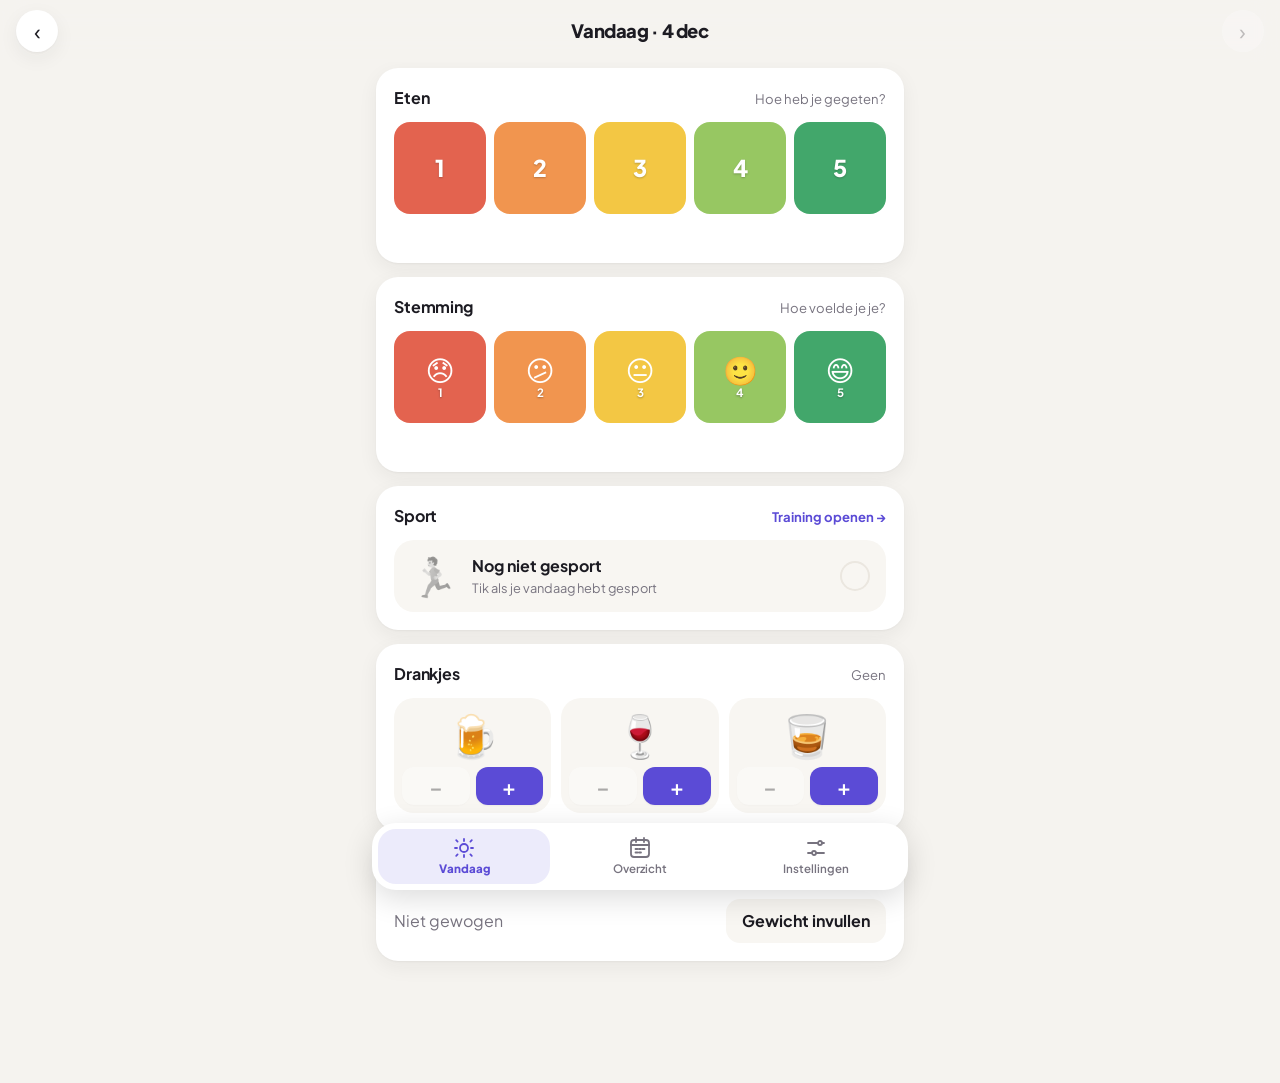
<file: index.html>
<!doctype html>
<html lang="nl">
<head>
  <meta charset="utf-8">
  <meta name="viewport" content="width=device-width, initial-scale=1, viewport-fit=cover">
  <meta name="theme-color" content="#14181f">
  <meta name="description" content="Daily tracker: food, mood, drinks and weight, shared with your partner.">
  <title>Dagtracker</title>
  <link rel="manifest" href="manifest.webmanifest">
  <link rel="icon" href="icons/icon-192.png" type="image/png">
  <link rel="apple-touch-icon" href="icons/icon-192.png">
  <link rel="preconnect" href="https://fonts.googleapis.com">
  <link rel="preconnect" href="https://fonts.gstatic.com" crossorigin>
  <link rel="stylesheet" href="https://fonts.googleapis.com/css2?family=Plus+Jakarta+Sans:wght@400;500;600;700;800&display=swap">
  <link rel="stylesheet" href="styles.css">
</head>
<body>
  <header class="topbar">
    <button class="nav-btn" id="prev" aria-label="Vorige">‹</button>
    <div class="date-block">
      <div class="date-main" id="title">Today</div>
      <button class="date-sub" id="backBtn" hidden>Back to today</button>
    </div>
    <button class="nav-btn" id="next" aria-label="Volgende">›</button>
  </header>

  <main>
    <!-- DAY -->
    <section class="view" id="view-day">
      <div class="card">
        <div class="card-head"><h2 data-t>Food</h2><span class="muted" id="foodHint"></span></div>
        <div class="food-row" id="foodRow"></div>
        <p class="anchor" id="foodAnchor"></p>
      </div>

      <div class="card">
        <div class="card-head"><h2 data-t>Mood</h2><span class="muted" id="moodHint"></span></div>
        <div class="food-row" id="moodRow"></div>
        <p class="anchor" id="moodAnchor"></p>
      </div>

      <div class="card">
        <div class="card-head"><h2 data-t>Sport</h2><span class="muted" id="sportHint"></span></div>
        <div id="sportRow"></div>
      </div>

      <div class="card">
        <div class="card-head"><h2 data-t>Drinks</h2><span class="muted" id="drinkSummary"></span></div>
        <div class="counters" id="counters"></div>
      </div>

      <div class="card">
        <div class="card-head"><h2 data-t>Weight</h2></div>
        <div class="weight-line"><div id="weightValue"></div><button class="btn" id="weightBtn">Add weight</button></div>
      </div>

      <div class="card partner-card" id="partnerToday" hidden></div>
    </section>

    <!-- OVERVIEW -->
    <section class="view" id="view-overview" hidden>
      <div class="seg" id="periodSeg">
        <button data-v="week" data-t>Week</button><button data-v="month" data-t>Month</button><button data-v="year" data-t>Year</button>
      </div>
      <div class="seg who" id="whoSeg" hidden>
        <button data-v="me" data-t>Me</button><button data-v="both" data-t>Both</button><button data-v="partner" data-t>Partner</button>
      </div>
      <div id="overview"></div>
    </section>

    <!-- SETTINGS -->
    <section class="view" id="view-settings" hidden>
      <div class="card" id="reminderCard"></div>

      <div class="card" id="shareCard"></div>

      <div class="card">
        <h2>Taal / Language</h2>
        <div class="seg" id="langSeg"><button data-v="nl">Nederlands</button><button data-v="en">English</button></div>
      </div>

      <div class="card">
        <h2 data-t>Your data</h2>
        <p class="muted small" id="storageInfo"></p>
        <button class="btn wide" id="exportJson" data-t>Download backup (JSON)</button>
        <button class="btn wide" id="exportCsv" data-t>Download spreadsheet (CSV)</button>
        <label class="btn wide file-btn"><span data-t>Restore from backup</span><input type="file" id="importFile" accept="application/json,.json" hidden></label>
        <button class="btn danger wide" id="deleteAll" data-t>Delete all data</button>
      </div>

      <div class="card">
        <h2 data-t>Food score guide</h2>
        <ol class="guide" id="foodGuide"></ol>
      </div>
      <p class="muted small center" id="versionInfo"></p>
    </section>
  </main>

  <nav class="tabbar">
    <button data-view="day" class="active"><span class="ti"><svg viewBox="0 0 24 24" aria-hidden="true"><path d="M12 3v2M12 19v2M4.2 4.2l1.4 1.4M18.4 18.4l1.4 1.4M3 12h2M19 12h2M4.2 19.8l1.4-1.4M18.4 5.6l1.4-1.4"/><circle cx="12" cy="12" r="4"/></svg></span><span data-t>Today</span></button>
    <button data-view="overview"><span class="ti"><svg viewBox="0 0 24 24" aria-hidden="true"><rect x="3" y="4" width="18" height="17" rx="3"/><path d="M3 9h18M8 2v4M16 2v4"/><path d="M7.5 13h2M11 13h2M14.5 13h2M7.5 16.5h2M11 16.5h2"/></svg></span><span data-t>Overview</span></button>
    <button data-view="settings"><span class="ti"><svg viewBox="0 0 24 24" aria-hidden="true"><path d="M4 7h10M18 7h2M4 17h4M12 17h8"/><circle cx="16" cy="7" r="2"/><circle cx="10" cy="17" r="2"/></svg></span><span data-t>Settings</span></button>
  </nav>

  <div class="sheet-backdrop" id="sheetBackdrop" hidden>
    <div class="sheet" role="dialog" aria-modal="true" id="sheet"></div>
  </div>
  <div class="toast" id="toast" hidden></div>

  <script src="i18n.js"></script>
  <script src="app.js"></script>
</body>
</html>
</file>
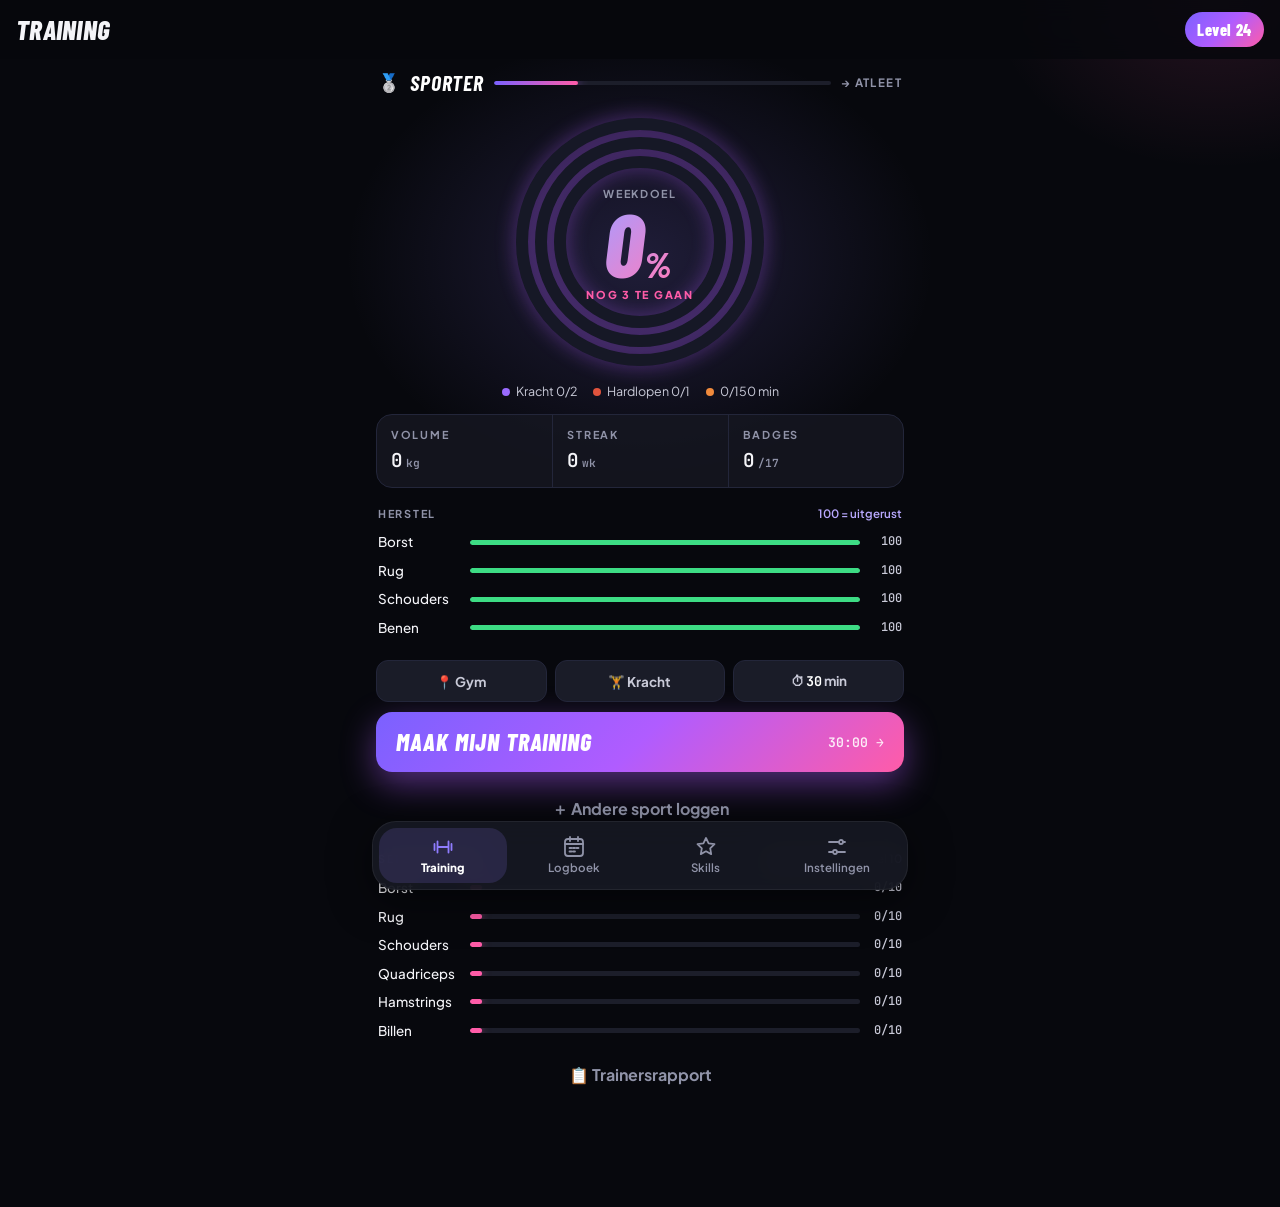
<file: sport/index.html>
<!doctype html>
<html lang="nl">
<head>
  <meta charset="utf-8">
  <meta name="viewport" content="width=device-width, initial-scale=1, viewport-fit=cover">
  <meta name="theme-color" content="#07080d">
  <meta name="description" content="Workouts for the time you have: gym, bodyweight or running, with skills that level up.">
  <title>Training</title>
  <link rel="manifest" href="manifest.webmanifest">
  <link rel="icon" href="icons/icon-192.png" type="image/png">
  <link rel="apple-touch-icon" href="icons/icon-192.png">
  <link rel="preconnect" href="https://fonts.googleapis.com">
  <link rel="preconnect" href="https://fonts.gstatic.com" crossorigin>
  <link rel="stylesheet" href="https://fonts.googleapis.com/css2?family=Barlow+Condensed:ital,wght@0,600;0,700;0,800;1,700;1,800&family=JetBrains+Mono:wght@500;600;700&family=Plus+Jakarta+Sans:wght@400;500;600;700;800&display=swap">
  <link rel="stylesheet" href="styles.css">
</head>
<body>
  <header class="topbar">
    <div class="date-main" id="title">Training</div>
    <button class="lvl-chip" id="lvlChip">Level 1</button>
  </header>

  <main>
    <section class="view" id="view-train"></section>
    <section class="view" id="view-workout" hidden></section>
    <section class="view" id="view-log" hidden></section>
    <section class="view" id="view-skills" hidden></section>
    <section class="view" id="view-settings" hidden></section>
  </main>

  <nav class="tabbar">
    <button data-view="train" class="active"><span class="ti"><svg viewBox="0 0 24 24" aria-hidden="true"><path d="M6.5 6.5v11M17.5 6.5v11M3.5 9v6M20.5 9v6M6.5 12h11"/></svg></span><span data-t>Training</span></button>
    <button data-view="log"><span class="ti"><svg viewBox="0 0 24 24" aria-hidden="true"><rect x="3" y="4" width="18" height="17" rx="3"/><path d="M3 9h18M8 2v4M16 2v4"/><path d="M7.5 13h2M11 13h2M14.5 13h2M7.5 16.5h2M11 16.5h2"/></svg></span><span data-t>Log</span></button>
    <button data-view="skills"><span class="ti"><svg viewBox="0 0 24 24" aria-hidden="true"><path d="M12 3l2.6 5.4 5.9.8-4.3 4.1 1 5.8L12 16.3 6.8 19.1l1-5.8L3.5 9.2l5.9-.8z"/></svg></span><span data-t>Skills</span></button>
    <button data-view="settings"><span class="ti"><svg viewBox="0 0 24 24" aria-hidden="true"><path d="M4 7h10M18 7h2M4 17h4M12 17h8"/><circle cx="16" cy="7" r="2"/><circle cx="10" cy="17" r="2"/></svg></span><span data-t>Settings</span></button>
  </nav>

  <div class="sheet-backdrop" id="sheetBackdrop" hidden>
    <div class="sheet" role="dialog" aria-modal="true" id="sheet"></div>
  </div>
  <div class="toast" id="toast" hidden></div>

  <script src="i18n.js"></script>
  <script src="exercises.js"></script>
  <script src="engine.js"></script>
  <script src="app.js"></script>
</body>
</html>
</file>
<file: styles.css>
/* Dagtracker — calm, warm neutrals with one indigo accent. Score colours stay red → green. */
:root {
  --bg: #f5f3ef;
  --card: #ffffff;
  --card-2: #f8f6f2;
  --text: #1c1b22;
  --muted: #77737f;
  --line: #ebe7e0;
  --accent: #5b4bd6;
  --accent-soft: #ecebfb;
  --accent-text: #ffffff;
  --danger: #c4362d;
  --s1: #e0533d; /* red */
  --s2: #f08a3c; /* orange */
  --s3: #f2c230; /* yellow */
  --s4: #8cc152; /* light green */
  --s5: #2e9e5b; /* dark green */
  --empty: #ece9e3;
  --shadow: 0 1px 2px rgba(28, 27, 34, .04), 0 6px 20px rgba(28, 27, 34, .06);
  --radius: 22px;
  color-scheme: light;
}
@media (prefers-color-scheme: dark) {
  :root {
    --bg: #121117;
    --card: #1c1b23;
    --card-2: #24232c;
    --text: #eeedf2;
    --muted: #9b98a6;
    --line: #2d2b36;
    --accent: #8f83ff;
    --accent-soft: #2b2846;
    --accent-text: #121117;
    --danger: #ff6f61;
    --empty: #2a2932;
    --shadow: 0 1px 2px rgba(0, 0, 0, .3), 0 8px 24px rgba(0, 0, 0, .25);
    color-scheme: dark;
  }
}

* { box-sizing: border-box; }
[hidden] { display: none !important; }
html, body { margin: 0; }
body {
  font: 16px/1.45 "Plus Jakarta Sans", system-ui, -apple-system, "Segoe UI", Roboto, sans-serif;
  background: var(--bg);
  color: var(--text);
  padding-bottom: calc(92px + env(safe-area-inset-bottom));
  -webkit-tap-highlight-color: transparent;
  -webkit-font-smoothing: antialiased;
}
button, input, select { font: inherit; color: inherit; }
button { -webkit-user-select: none; user-select: none; }
h2 { font-size: 1rem; font-weight: 700; margin: 0 0 .8rem; letter-spacing: -.01em; }
.muted { color: var(--muted); }
.small { font-size: .82rem; }
.center { text-align: center; }

/* Top bar */
.topbar {
  position: sticky; top: 0; z-index: 5;
  display: flex; align-items: center; justify-content: space-between;
  padding: calc(10px + env(safe-area-inset-top)) 16px 10px;
  background: color-mix(in srgb, var(--bg) 88%, transparent);
  -webkit-backdrop-filter: blur(12px); backdrop-filter: blur(12px);
}
.date-block { text-align: center; min-width: 0; }
.date-main { font-weight: 800; font-size: 1.15rem; letter-spacing: -.02em; }
.date-sub {
  background: var(--accent-soft); color: var(--accent); border: 0; border-radius: 999px;
  font-size: .75rem; font-weight: 600; padding: 3px 10px; margin-top: 4px; cursor: pointer;
}
.nav-btn {
  width: 42px; height: 42px; border-radius: 50%; border: 0;
  background: var(--card); box-shadow: var(--shadow); font-size: 1.4rem; line-height: 1; cursor: pointer;
}
.nav-btn:disabled { opacity: .25; box-shadow: none; }

main { max-width: 560px; margin: 0 auto; padding: 6px 16px 16px; }
.card {
  background: var(--card); border-radius: var(--radius); padding: 18px;
  margin-bottom: 14px; box-shadow: var(--shadow);
}
.card-head { display: flex; justify-content: space-between; align-items: baseline; gap: 8px; }
.card-head h2 { margin-bottom: .8rem; }
.card-head .muted { font-size: .82rem; }

/* Score tiles (food + mood) */
.food-row { display: grid; grid-template-columns: repeat(5, 1fr); gap: 8px; }
.food-tile {
  aspect-ratio: 1; border-radius: 16px; border: 0;
  font-size: 1.45rem; font-weight: 800; color: #fff; cursor: pointer;
  opacity: .28; filter: saturate(.7);
  transition: opacity .15s, transform .15s, box-shadow .15s, filter .15s;
  text-shadow: 0 1px 2px rgba(0,0,0,.25);
}
.food-tile:active { transform: scale(.94); }
.food-row.unset .food-tile { opacity: .9; filter: none; }
.food-tile.sel {
  opacity: 1; filter: none; transform: scale(1.05);
  box-shadow: 0 0 0 3px var(--card), 0 0 0 5px var(--text), 0 6px 14px rgba(0,0,0,.15);
}
.anchor { margin: .8rem 0 0; font-size: .88rem; color: var(--muted); min-height: 1.3em; }
.mood-face { display: flex; flex-direction: column; align-items: center; line-height: 1.05; font-size: 1.75rem; text-shadow: none; }
.mood-face small { font-size: .72rem; color: #fff; font-weight: 700; text-shadow: 0 1px 2px rgba(0,0,0,.35); margin-top: 2px; }

/* Drinks: three icon tiles with − / + inside */
.counters { display: grid; grid-template-columns: repeat(3, 1fr); gap: 10px; }
.drink-tile {
  position: relative; background: var(--card-2); border-radius: 20px; overflow: hidden;
  display: flex; flex-direction: column; transition: background .15s, box-shadow .15s;
}
.drink-tile.on { background: var(--accent-soft); box-shadow: inset 0 0 0 2px var(--accent); }
.dt-icon {
  position: relative; border: 0; background: none; cursor: pointer; padding: 16px 0 6px;
  display: flex; align-items: center; justify-content: center;
}
.dt-icon:active .dt-emoji { transform: scale(.9); }
.dt-emoji { font-size: 2.6rem; line-height: 1; transition: transform .12s; }
.dt-count {
  position: absolute; top: 8px; right: 8px; min-width: 26px; height: 26px; padding: 0 7px; border-radius: 13px;
  background: var(--accent); color: var(--accent-text); font-size: .9rem; font-weight: 800;
  display: flex; align-items: center; justify-content: center;
}
.dt-ctrl { display: grid; grid-template-columns: 1fr 1fr; gap: 6px; padding: 6px 8px 8px; }
.dt-btn {
  height: 38px; border: 0; border-radius: 12px; background: var(--card); font-size: 1.35rem; font-weight: 600;
  line-height: 1; cursor: pointer; box-shadow: 0 1px 2px rgba(0,0,0,.05);
}
.dt-btn.plus { background: var(--accent); color: var(--accent-text); }
.dt-btn:disabled { opacity: .35; }
.dt-btn:active:not(:disabled) { transform: scale(.94); }

/* Sport: one yes/no tile */
.sport-tile {
  width: 100%; display: flex; align-items: center; gap: 14px; padding: 14px 16px; border: 0; border-radius: 20px;
  background: var(--card-2); color: var(--text); font: inherit; text-align: left; cursor: pointer;
  transition: background .15s, box-shadow .15s;
}
.sport-tile.on { background: var(--accent-soft); box-shadow: inset 0 0 0 2px var(--accent); }
.sport-tile:active { transform: scale(.98); }
.st-emoji { font-size: 2.4rem; line-height: 1; filter: grayscale(1); opacity: .55; transition: filter .15s, opacity .15s; }
.sport-tile.on .st-emoji { filter: none; opacity: 1; }
.st-text { flex: 1; display: flex; flex-direction: column; gap: 2px; }
.st-text small { color: var(--muted); font-size: .8rem; }
.st-check {
  width: 30px; height: 30px; border-radius: 50%; box-shadow: inset 0 0 0 2px var(--line);
  display: flex; align-items: center; justify-content: center; font-weight: 800;
}
.sport-tile.on .st-check { background: var(--accent); color: var(--accent-text); box-shadow: none; }
.wt { position: relative; }
.wsp { position: absolute; top: -6px; right: -6px; font-size: .8rem; line-height: 1; text-shadow: none; }
.cal-s { position: absolute; top: 3px; right: 4px; font-size: .7rem; line-height: 1; text-shadow: none; }
.mini-tile.sport.on { background: var(--accent-soft); }

/* Weight */
.weight-line { display: flex; align-items: center; justify-content: space-between; gap: 10px; }
.weight-line .btn { margin-top: 0; padding: 10px 16px; white-space: nowrap; flex: none; }
.wbig { font-size: 1.6rem; font-weight: 800; letter-spacing: -.02em; }
.wrow { display: flex; gap: 10px; align-items: center; }
.wrow input { flex: 1; text-align: center; font-size: 1.5rem !important; font-weight: 800; }
.cb {
  width: 48px; height: 48px; border-radius: 50%; border: 0; background: var(--card-2);
  font-size: 1.5rem; line-height: 1; cursor: pointer;
}
.cb.plus { background: var(--accent); color: var(--accent-text); }

/* Partner on Today */
.partner-row { display: flex; align-items: center; gap: 12px; }
.mini-tile {
  width: 46px; height: 46px; border-radius: 14px; background: var(--empty); color: #fff; font-weight: 800;
  display: flex; align-items: center; justify-content: center; text-shadow: 0 1px 2px rgba(0,0,0,.25); font-size: 1.2rem;
}

/* Buttons */
.btn {
  display: block; text-align: center; border: 0; background: var(--card-2);
  border-radius: 14px; padding: 13px 16px; font-weight: 700; cursor: pointer; margin-top: 10px;
  transition: transform .1s, opacity .15s;
}
.btn:active:not(:disabled) { transform: scale(.98); }
.btn.wide { width: 100%; }
.btn.primary { background: var(--accent); color: var(--accent-text); }
.btn.danger { color: var(--danger); background: transparent; box-shadow: inset 0 0 0 1.5px var(--danger); }
.btn:disabled { opacity: .6; }
.file-btn { cursor: pointer; }

/* Segmented controls */
.seg { display: flex; gap: 4px; padding: 4px; background: var(--card); border-radius: 16px; box-shadow: var(--shadow); }
.seg button {
  flex: 1; min-width: 0; padding: 9px 8px; border-radius: 12px; border: 0;
  background: transparent; cursor: pointer; font-weight: 700; color: var(--muted);
}
.seg button.on { background: var(--accent); color: var(--accent-text); }
.card .seg { box-shadow: none; background: var(--card-2); }
.seg.mini { padding: 3px; gap: 2px; border-radius: 12px; background: var(--card-2); box-shadow: none; }
.seg.mini button { flex: none; padding: 4px 11px; font-size: .78rem; border-radius: 9px; }
#periodSeg, #whoSeg { margin-bottom: 12px; }
.who button { padding: 7px 8px; font-size: .88rem; }

/* Sheet */
.sheet-backdrop {
  position: fixed; inset: 0; background: rgba(15, 14, 20, .45); z-index: 20;
  display: flex; align-items: flex-end; justify-content: center;
  animation: fade .15s ease-out;
}
.sheet {
  width: 100%; max-width: 560px; background: var(--card); border-radius: 26px 26px 0 0;
  padding: 10px 18px calc(18px + env(safe-area-inset-bottom)); max-height: 90vh; overflow-y: auto;
  animation: up .2s ease-out;
}
.sheet::before { content: ""; display: block; width: 40px; height: 4px; border-radius: 2px; background: var(--line); margin: 0 auto 14px; }
.sheet h3 { margin: 0 0 12px; font-size: 1.15rem; font-weight: 800; letter-spacing: -.01em; }
@keyframes up { from { transform: translateY(30px); opacity: .5; } to { transform: none; opacity: 1; } }
@keyframes fade { from { opacity: 0; } to { opacity: 1; } }
.field { margin-bottom: 14px; }
.field > label, .field > .lbl { display: block; font-size: .85rem; color: var(--muted); margin-bottom: 6px; }
.field input[type=number], .field input[type=text] {
  width: 100%; padding: 13px 14px; border-radius: 14px; border: 1.5px solid var(--line);
  background: var(--card-2); color: var(--text); font-size: 1rem; outline: none;
}
.field input:focus { border-color: var(--accent); }
.sheet-actions { display: flex; gap: 8px; }
.sheet-actions .btn { flex: 1; }

/* Week */
.week-grid { display: grid; grid-template-columns: repeat(7, 1fr); gap: 6px; }
.wf { text-align: center; cursor: pointer; }
.wf .wt {
  aspect-ratio: 1; border-radius: 12px; display: flex; align-items: center; justify-content: center;
  font-weight: 800; color: #fff; background: var(--empty); text-shadow: 0 1px 2px rgba(0,0,0,.25);
}
.wf .wd { font-size: .72rem; color: var(--muted); margin-top: 4px; }
.wf.today .wd { color: var(--accent); font-weight: 800; }
.wf .wdr { font-size: .68rem; min-height: 1.1em; white-space: nowrap; overflow: hidden; }
.wf.future { opacity: .35; cursor: default; }

/* Month calendar */
.cal { display: grid; grid-template-columns: repeat(7, 1fr); gap: 5px; }
.cal-h { text-align: center; font-size: .7rem; color: var(--muted); padding-bottom: 2px; font-weight: 600; }
.cal-d {
  position: relative; aspect-ratio: 1; border-radius: 10px; background: var(--empty); cursor: pointer;
  color: #fff; text-shadow: 0 1px 2px rgba(0,0,0,.3);
}
.cal-d.future { background: transparent; box-shadow: inset 0 0 0 1px var(--line); color: var(--muted); text-shadow: none; cursor: default; }
.cal-d.today { box-shadow: 0 0 0 2px var(--card), 0 0 0 4px var(--accent); }
.cal-n { position: absolute; top: 4px; left: 6px; font-size: .72rem; font-weight: 700; }
.cal-x {
  position: absolute; bottom: 4px; right: 4px; min-width: 18px; height: 18px; border-radius: 9px; padding: 0 4px;
  background: rgba(0,0,0,.5); color: #fff; font-size: .68rem; font-weight: 700; text-shadow: none;
  display: flex; align-items: center; justify-content: center;
}

/* Year grid */
.year { display: flex; flex-direction: column; gap: 3px; }
.yr { display: grid; grid-template-columns: 30px repeat(31, 1fr); gap: 2px; align-items: center; cursor: pointer; }
.yl { font-size: .68rem; color: var(--muted); font-weight: 600; }
.yc { aspect-ratio: 1; border-radius: 3px; background: var(--empty); }
.yc.none, .yc.future { background: transparent; }
.yc.future { box-shadow: inset 0 0 0 1px var(--line); }

.mt { width: 100%; border-collapse: collapse; font-size: .9rem; }
.mt th { text-align: left; font-size: .72rem; color: var(--muted); font-weight: 600; padding: 4px; text-transform: uppercase; letter-spacing: .04em; }
.mt td { padding: 8px 4px; }
.mt tr.last td { border-bottom: 1px solid var(--line); }
.mt tbody tr:last-child td { border-bottom: 0; }
.mt tbody tr { cursor: pointer; }
.pill {
  display: inline-block; min-width: 34px; text-align: center; padding: 2px 8px; border-radius: 999px;
  color: #fff; font-weight: 700; font-size: .85rem; text-shadow: 0 1px 2px rgba(0,0,0,.25); background: var(--empty);
}

/* Stats */
.stats { display: grid; grid-template-columns: repeat(2, 1fr); gap: 8px; margin-top: 4px; }
.stat { background: var(--card-2); border-radius: 16px; padding: 12px 14px; }
.stat.wide { grid-column: span 2; }
.stat b { display: block; font-size: 1.25rem; font-weight: 800; letter-spacing: -.02em; }
.stat span { font-size: .76rem; color: var(--muted); }
.stats-person + .stats-person { margin-top: 16px; }
.sp-name { font-weight: 800; font-size: .9rem; margin-bottom: 6px; }

/* Weight chart */
.wchart { width: 100%; height: auto; display: block; }
.wchart .grid { stroke: var(--line); stroke-width: 1; }
.wchart .axis { fill: var(--muted); font-size: 9px; }
.wchart .wl { fill: none; stroke-width: 2.5; stroke-linejoin: round; stroke-linecap: round; }
.w-me { stroke: var(--accent); fill: var(--accent); background: var(--accent); }
.w-partner { stroke: #e0569b; fill: #e0569b; background: #e0569b; }
.wchart .wl.w-me, .wchart .wl.w-partner { fill: none; }
.key { display: inline-block; width: 10px; height: 10px; border-radius: 5px; vertical-align: middle; }

.guide { padding-left: 0; list-style: none; margin: 0; }
.guide li { padding: 6px 0; font-size: .9rem; display: flex; gap: 10px; align-items: baseline; }

/* Sharing + reminders */
.toggle { display: flex; align-items: center; gap: 12px; padding: 10px 0; font-weight: 600; }
.toggle input { width: 22px; height: 22px; accent-color: var(--accent); flex: none; }
.code {
  font-size: 2.2rem; font-weight: 800; letter-spacing: .14em; text-align: center; padding: 20px;
  background: var(--accent-soft); color: var(--accent); border-radius: 18px; margin-bottom: 10px; font-family: ui-monospace, monospace;
}
.code-input { text-align: center; font-size: 1.5rem !important; letter-spacing: .12em; text-transform: uppercase; font-family: ui-monospace, monospace; }
.keybox { font-family: ui-monospace, monospace; font-size: .85rem; word-break: break-all; background: var(--card-2); padding: 14px; border-radius: 14px; margin-bottom: 10px; user-select: all; }
.more { margin-top: 12px; }
.more summary { color: var(--muted); font-size: .88rem; cursor: pointer; padding: 6px 0; font-weight: 600; }
.rem-row { display: flex; align-items: center; gap: 8px; padding: 0 0 10px 34px; flex-wrap: wrap; }
.time { padding: 8px 12px; border-radius: 12px; border: 0; background: var(--card-2); color: var(--text); font-size: 1rem; font-weight: 600; }

/* Bottom tab bar: floating pill */
.tabbar {
  position: fixed; left: 12px; right: 12px; bottom: calc(10px + env(safe-area-inset-bottom)); z-index: 10;
  max-width: 536px; margin: 0 auto;
  display: flex; gap: 4px; padding: 6px; background: var(--card); border-radius: 24px; box-shadow: 0 8px 30px rgba(0,0,0,.14);
}
.tabbar button {
  flex: 1; background: none; border: 0; padding: 7px 0 6px; border-radius: 18px;
  font-size: .72rem; font-weight: 600; color: var(--muted); cursor: pointer; transition: background .15s, color .15s;
}
.tabbar .ti { display: block; height: 24px; margin-bottom: 1px; }
.tabbar svg { width: 24px; height: 24px; fill: none; stroke: currentColor; stroke-width: 1.8; stroke-linecap: round; stroke-linejoin: round; }
.tabbar button.active { color: var(--accent); background: var(--accent-soft); font-weight: 800; }

.toast {
  position: fixed; left: 50%; bottom: calc(96px + env(safe-area-inset-bottom)); transform: translateX(-50%);
  background: var(--text); color: var(--bg); padding: 11px 18px; border-radius: 16px; z-index: 30;
  font-size: .88rem; font-weight: 600; max-width: 90vw; box-shadow: 0 8px 24px rgba(0,0,0,.2);
}

/* Score colours (after the grey defaults so they win) */
.c1 { background: var(--s1) !important; } .c2 { background: var(--s2) !important; }
.c3 { background: var(--s3) !important; } .c4 { background: var(--s4) !important; }
.c5 { background: var(--s5) !important; }

.sport-link { color: var(--accent); font-weight: 700; text-decoration: none; }
</file>
<file: sport/styles.css>
/* Training — same look as Dagtracker: warm neutrals, borderless cards, one purple accent. */
:root {
  --bg: #f5f3ef;
  --card: #ffffff;
  --card-2: #f8f6f2;
  --text: #1c1b22;
  --muted: #77737f;
  --line: #ebe7e0;
  --accent: #5b4bd6;
  --accent-soft: #ecebfb;
  --accent-text: #ffffff;
  --danger: #c4362d;
  --s1: #e0533d; /* red */
  --s2: #f08a3c; /* orange */
  --s3: #f2c230; /* yellow */
  --s4: #8cc152; /* light green */
  --s5: #2e9e5b; /* dark green */
  --empty: #ece9e3;
  --shadow: 0 1px 2px rgba(28, 27, 34, .04), 0 6px 20px rgba(28, 27, 34, .06);
  --radius: 22px;
  color-scheme: light;
}
@media (prefers-color-scheme: dark) {
  :root {
    --bg: #121117;
    --card: #1c1b23;
    --card-2: #24232c;
    --text: #eeedf2;
    --muted: #9b98a6;
    --line: #2d2b36;
    --accent: #8f83ff;
    --accent-soft: #2b2846;
    --accent-text: #121117;
    --danger: #ff6f61;
    --empty: #2a2932;
    --shadow: 0 1px 2px rgba(0, 0, 0, .3), 0 8px 24px rgba(0, 0, 0, .25);
    color-scheme: dark;
  }
}

* { box-sizing: border-box; }
[hidden] { display: none !important; }
html, body { margin: 0; }
body {
  font: 16px/1.45 "Plus Jakarta Sans", system-ui, -apple-system, "Segoe UI", Roboto, sans-serif;
  background: var(--bg);
  color: var(--text);
  padding-bottom: calc(92px + env(safe-area-inset-bottom));
  -webkit-tap-highlight-color: transparent;
  -webkit-font-smoothing: antialiased;
}
button, input, select { font: inherit; color: inherit; }
button { -webkit-user-select: none; user-select: none; }
h2 { font-size: 1rem; font-weight: 700; margin: 0 0 .8rem; letter-spacing: -.01em; }
.muted { color: var(--muted); }
.small { font-size: .82rem; }
.center { text-align: center; }

/* Top bar */
.topbar {
  position: sticky; top: 0; z-index: 5;
  display: flex; align-items: center; justify-content: space-between;
  padding: calc(10px + env(safe-area-inset-top)) 16px 10px;
  background: color-mix(in srgb, var(--bg) 88%, transparent);
  -webkit-backdrop-filter: blur(12px); backdrop-filter: blur(12px);
}
.date-block { text-align: center; min-width: 0; }
.date-main { font-weight: 800; font-size: 1.15rem; letter-spacing: -.02em; }
.date-sub {
  background: var(--accent-soft); color: var(--accent); border: 0; border-radius: 999px;
  font-size: .75rem; font-weight: 600; padding: 3px 10px; margin-top: 4px; cursor: pointer;
}
.nav-btn {
  width: 42px; height: 42px; border-radius: 50%; border: 0;
  background: var(--card); box-shadow: var(--shadow); font-size: 1.4rem; line-height: 1; cursor: pointer;
}
.nav-btn:disabled { opacity: .25; box-shadow: none; }

main { max-width: 560px; margin: 0 auto; padding: 6px 16px 16px; }
.card {
  background: var(--card); border-radius: var(--radius); padding: 18px;
  margin-bottom: 14px; box-shadow: var(--shadow);
}
.card-head { display: flex; justify-content: space-between; align-items: baseline; gap: 8px; }
.card-head h2 { margin-bottom: .8rem; }
.card-head .muted { font-size: .82rem; }

/* Score tiles (food + mood) */
.food-row { display: grid; grid-template-columns: repeat(5, 1fr); gap: 8px; }
.food-tile {
  aspect-ratio: 1; border-radius: 16px; border: 0;
  font-size: 1.45rem; font-weight: 800; color: #fff; cursor: pointer;
  opacity: .28; filter: saturate(.7);
  transition: opacity .15s, transform .15s, box-shadow .15s, filter .15s;
  text-shadow: 0 1px 2px rgba(0,0,0,.25);
}
.food-tile:active { transform: scale(.94); }
.food-row.unset .food-tile { opacity: .9; filter: none; }
.food-tile.sel {
  opacity: 1; filter: none; transform: scale(1.05);
  box-shadow: 0 0 0 3px var(--card), 0 0 0 5px var(--text), 0 6px 14px rgba(0,0,0,.15);
}
.anchor { margin: .8rem 0 0; font-size: .88rem; color: var(--muted); min-height: 1.3em; }
.mood-face { display: flex; flex-direction: column; align-items: center; line-height: 1.05; font-size: 1.75rem; text-shadow: none; }
.mood-face small { font-size: .72rem; color: #fff; font-weight: 700; text-shadow: 0 1px 2px rgba(0,0,0,.35); margin-top: 2px; }

/* Drinks: three icon tiles with − / + inside */
.counters { display: grid; grid-template-columns: repeat(3, 1fr); gap: 10px; }
.drink-tile {
  position: relative; background: var(--card-2); border-radius: 20px; overflow: hidden;
  display: flex; flex-direction: column; transition: background .15s, box-shadow .15s;
}
.drink-tile.on { background: var(--accent-soft); box-shadow: inset 0 0 0 2px var(--accent); }
.dt-icon {
  position: relative; border: 0; background: none; cursor: pointer; padding: 16px 0 6px;
  display: flex; align-items: center; justify-content: center;
}
.dt-icon:active .dt-emoji { transform: scale(.9); }
.dt-emoji { font-size: 2.6rem; line-height: 1; transition: transform .12s; }
.dt-count {
  position: absolute; top: 8px; right: 8px; min-width: 26px; height: 26px; padding: 0 7px; border-radius: 13px;
  background: var(--accent); color: var(--accent-text); font-size: .9rem; font-weight: 800;
  display: flex; align-items: center; justify-content: center;
}
.dt-ctrl { display: grid; grid-template-columns: 1fr 1fr; gap: 6px; padding: 6px 8px 8px; }
.dt-btn {
  height: 38px; border: 0; border-radius: 12px; background: var(--card); font-size: 1.35rem; font-weight: 600;
  line-height: 1; cursor: pointer; box-shadow: 0 1px 2px rgba(0,0,0,.05);
}
.dt-btn.plus { background: var(--accent); color: var(--accent-text); }
.dt-btn:disabled { opacity: .35; }
.dt-btn:active:not(:disabled) { transform: scale(.94); }

/* Sport: one yes/no tile */
.sport-tile {
  width: 100%; display: flex; align-items: center; gap: 14px; padding: 14px 16px; border: 0; border-radius: 20px;
  background: var(--card-2); color: var(--text); font: inherit; text-align: left; cursor: pointer;
  transition: background .15s, box-shadow .15s;
}
.sport-tile.on { background: var(--accent-soft); box-shadow: inset 0 0 0 2px var(--accent); }
.sport-tile:active { transform: scale(.98); }
.st-emoji { font-size: 2.4rem; line-height: 1; filter: grayscale(1); opacity: .55; transition: filter .15s, opacity .15s; }
.sport-tile.on .st-emoji { filter: none; opacity: 1; }
.st-text { flex: 1; display: flex; flex-direction: column; gap: 2px; }
.st-text small { color: var(--muted); font-size: .8rem; }
.st-check {
  width: 30px; height: 30px; border-radius: 50%; box-shadow: inset 0 0 0 2px var(--line);
  display: flex; align-items: center; justify-content: center; font-weight: 800;
}
.sport-tile.on .st-check { background: var(--accent); color: var(--accent-text); box-shadow: none; }
.wt { position: relative; }
.wsp { position: absolute; top: -6px; right: -6px; font-size: .8rem; line-height: 1; text-shadow: none; }
.cal-s { position: absolute; top: 3px; right: 4px; font-size: .7rem; line-height: 1; text-shadow: none; }
.mini-tile.sport.on { background: var(--accent-soft); }

/* Weight */
.weight-line { display: flex; align-items: center; justify-content: space-between; gap: 10px; }
.weight-line .btn { margin-top: 0; padding: 10px 16px; white-space: nowrap; flex: none; }
.wbig { font-size: 1.6rem; font-weight: 800; letter-spacing: -.02em; }
.wrow { display: flex; gap: 10px; align-items: center; }
.wrow input { flex: 1; text-align: center; font-size: 1.5rem !important; font-weight: 800; }
.cb {
  width: 48px; height: 48px; border-radius: 50%; border: 0; background: var(--card-2);
  font-size: 1.5rem; line-height: 1; cursor: pointer;
}
.cb.plus { background: var(--accent); color: var(--accent-text); }

/* Partner on Today */
.partner-row { display: flex; align-items: center; gap: 12px; }
.mini-tile {
  width: 46px; height: 46px; border-radius: 14px; background: var(--empty); color: #fff; font-weight: 800;
  display: flex; align-items: center; justify-content: center; text-shadow: 0 1px 2px rgba(0,0,0,.25); font-size: 1.2rem;
}

/* Buttons */
.btn {
  display: block; text-align: center; border: 0; background: var(--card-2);
  border-radius: 14px; padding: 13px 16px; font-weight: 700; cursor: pointer; margin-top: 10px;
  transition: transform .1s, opacity .15s;
}
.btn:active:not(:disabled) { transform: scale(.98); }
.btn.wide { width: 100%; }
.btn.primary { background: var(--accent); color: var(--accent-text); }
.btn.danger { color: var(--danger); background: transparent; box-shadow: inset 0 0 0 1.5px var(--danger); }
.btn:disabled { opacity: .6; }
.file-btn { cursor: pointer; }

/* Segmented controls */
.seg { display: flex; gap: 4px; padding: 4px; background: var(--card); border-radius: 16px; box-shadow: var(--shadow); }
.seg button {
  flex: 1; min-width: 0; padding: 9px 8px; border-radius: 12px; border: 0;
  background: transparent; cursor: pointer; font-weight: 700; color: var(--muted);
}
.seg button.on { background: var(--accent); color: var(--accent-text); }
.card .seg { box-shadow: none; background: var(--card-2); }
.seg.mini { padding: 3px; gap: 2px; border-radius: 12px; background: var(--card-2); box-shadow: none; }
.seg.mini button { flex: none; padding: 4px 11px; font-size: .78rem; border-radius: 9px; }
#periodSeg, #whoSeg { margin-bottom: 12px; }
.who button { padding: 7px 8px; font-size: .88rem; }

/* Sheet */
.sheet-backdrop {
  position: fixed; inset: 0; background: rgba(15, 14, 20, .45); z-index: 20;
  display: flex; align-items: flex-end; justify-content: center;
  animation: fade .15s ease-out;
}
.sheet {
  width: 100%; max-width: 560px; background: var(--card); border-radius: 26px 26px 0 0;
  padding: 10px 18px calc(18px + env(safe-area-inset-bottom)); max-height: 90vh; overflow-y: auto;
  animation: up .2s ease-out;
}
.sheet::before { content: ""; display: block; width: 40px; height: 4px; border-radius: 2px; background: var(--line); margin: 0 auto 14px; }
.sheet h3 { margin: 0 0 12px; font-size: 1.15rem; font-weight: 800; letter-spacing: -.01em; }
@keyframes up { from { transform: translateY(30px); opacity: .5; } to { transform: none; opacity: 1; } }
@keyframes fade { from { opacity: 0; } to { opacity: 1; } }
.field { margin-bottom: 14px; }
.field > label, .field > .lbl { display: block; font-size: .85rem; color: var(--muted); margin-bottom: 6px; }
.field input[type=number], .field input[type=text] {
  width: 100%; padding: 13px 14px; border-radius: 14px; border: 1.5px solid var(--line);
  background: var(--card-2); color: var(--text); font-size: 1rem; outline: none;
}
.field input:focus { border-color: var(--accent); }
.sheet-actions { display: flex; gap: 8px; }
.sheet-actions .btn { flex: 1; }

/* Week */
.week-grid { display: grid; grid-template-columns: repeat(7, 1fr); gap: 6px; }
.wf { text-align: center; cursor: pointer; }
.wf .wt {
  aspect-ratio: 1; border-radius: 12px; display: flex; align-items: center; justify-content: center;
  font-weight: 800; color: #fff; background: var(--empty); text-shadow: 0 1px 2px rgba(0,0,0,.25);
}
.wf .wd { font-size: .72rem; color: var(--muted); margin-top: 4px; }
.wf.today .wd { color: var(--accent); font-weight: 800; }
.wf .wdr { font-size: .68rem; min-height: 1.1em; white-space: nowrap; overflow: hidden; }
.wf.future { opacity: .35; cursor: default; }

/* Month calendar */
.cal { display: grid; grid-template-columns: repeat(7, 1fr); gap: 5px; }
.cal-h { text-align: center; font-size: .7rem; color: var(--muted); padding-bottom: 2px; font-weight: 600; }
.cal-d {
  position: relative; aspect-ratio: 1; border-radius: 10px; background: var(--empty); cursor: pointer;
  color: #fff; text-shadow: 0 1px 2px rgba(0,0,0,.3);
}
.cal-d.future { background: transparent; box-shadow: inset 0 0 0 1px var(--line); color: var(--muted); text-shadow: none; cursor: default; }
.cal-d.today { box-shadow: 0 0 0 2px var(--card), 0 0 0 4px var(--accent); }
.cal-n { position: absolute; top: 4px; left: 6px; font-size: .72rem; font-weight: 700; }
.cal-x {
  position: absolute; bottom: 4px; right: 4px; min-width: 18px; height: 18px; border-radius: 9px; padding: 0 4px;
  background: rgba(0,0,0,.5); color: #fff; font-size: .68rem; font-weight: 700; text-shadow: none;
  display: flex; align-items: center; justify-content: center;
}

/* Year grid */
.year { display: flex; flex-direction: column; gap: 3px; }
.yr { display: grid; grid-template-columns: 30px repeat(31, 1fr); gap: 2px; align-items: center; cursor: pointer; }
.yl { font-size: .68rem; color: var(--muted); font-weight: 600; }
.yc { aspect-ratio: 1; border-radius: 3px; background: var(--empty); }
.yc.none, .yc.future { background: transparent; }
.yc.future { box-shadow: inset 0 0 0 1px var(--line); }

.mt { width: 100%; border-collapse: collapse; font-size: .9rem; }
.mt th { text-align: left; font-size: .72rem; color: var(--muted); font-weight: 600; padding: 4px; text-transform: uppercase; letter-spacing: .04em; }
.mt td { padding: 8px 4px; }
.mt tr.last td { border-bottom: 1px solid var(--line); }
.mt tbody tr:last-child td { border-bottom: 0; }
.mt tbody tr { cursor: pointer; }
.pill {
  display: inline-block; min-width: 34px; text-align: center; padding: 2px 8px; border-radius: 999px;
  color: #fff; font-weight: 700; font-size: .85rem; text-shadow: 0 1px 2px rgba(0,0,0,.25); background: var(--empty);
}

/* Stats */
.stats { display: grid; grid-template-columns: repeat(2, 1fr); gap: 8px; margin-top: 4px; }
.stat { background: var(--card-2); border-radius: 16px; padding: 12px 14px; }
.stat.wide { grid-column: span 2; }
.stat b { display: block; font-size: 1.25rem; font-weight: 800; letter-spacing: -.02em; }
.stat span { font-size: .76rem; color: var(--muted); }
.stats-person + .stats-person { margin-top: 16px; }
.sp-name { font-weight: 800; font-size: .9rem; margin-bottom: 6px; }

/* Weight chart */
.wchart { width: 100%; height: auto; display: block; }
.wchart .grid { stroke: var(--line); stroke-width: 1; }
.wchart .axis { fill: var(--muted); font-size: 9px; }
.wchart .wl { fill: none; stroke-width: 2.5; stroke-linejoin: round; stroke-linecap: round; }
.w-me { stroke: var(--accent); fill: var(--accent); background: var(--accent); }
.w-partner { stroke: #e0569b; fill: #e0569b; background: #e0569b; }
.wchart .wl.w-me, .wchart .wl.w-partner { fill: none; }
.key { display: inline-block; width: 10px; height: 10px; border-radius: 5px; vertical-align: middle; }

.guide { padding-left: 0; list-style: none; margin: 0; }
.guide li { padding: 6px 0; font-size: .9rem; display: flex; gap: 10px; align-items: baseline; }

/* Sharing + reminders */
.toggle { display: flex; align-items: center; gap: 12px; padding: 10px 0; font-weight: 600; }
.toggle input { width: 22px; height: 22px; accent-color: var(--accent); flex: none; }
.code {
  font-size: 2.2rem; font-weight: 800; letter-spacing: .14em; text-align: center; padding: 20px;
  background: var(--accent-soft); color: var(--accent); border-radius: 18px; margin-bottom: 10px; font-family: ui-monospace, monospace;
}
.code-input { text-align: center; font-size: 1.5rem !important; letter-spacing: .12em; text-transform: uppercase; font-family: ui-monospace, monospace; }
.keybox { font-family: ui-monospace, monospace; font-size: .85rem; word-break: break-all; background: var(--card-2); padding: 14px; border-radius: 14px; margin-bottom: 10px; user-select: all; }
.more { margin-top: 12px; }
.more summary { color: var(--muted); font-size: .88rem; cursor: pointer; padding: 6px 0; font-weight: 600; }
.rem-row { display: flex; align-items: center; gap: 8px; padding: 0 0 10px 34px; flex-wrap: wrap; }
.time { padding: 8px 12px; border-radius: 12px; border: 0; background: var(--card-2); color: var(--text); font-size: 1rem; font-weight: 600; }

/* Bottom tab bar: floating pill */
.tabbar {
  position: fixed; left: 12px; right: 12px; bottom: calc(10px + env(safe-area-inset-bottom)); z-index: 10;
  max-width: 536px; margin: 0 auto;
  display: flex; gap: 4px; padding: 6px; background: var(--card); border-radius: 24px; box-shadow: 0 8px 30px rgba(0,0,0,.14);
}
.tabbar button {
  flex: 1; background: none; border: 0; padding: 7px 0 6px; border-radius: 18px;
  font-size: .72rem; font-weight: 600; color: var(--muted); cursor: pointer; transition: background .15s, color .15s;
}
.tabbar .ti { display: block; height: 24px; margin-bottom: 1px; }
.tabbar svg { width: 24px; height: 24px; fill: none; stroke: currentColor; stroke-width: 1.8; stroke-linecap: round; stroke-linejoin: round; }
.tabbar button.active { color: var(--accent); background: var(--accent-soft); font-weight: 800; }

.toast {
  position: fixed; left: 50%; bottom: calc(96px + env(safe-area-inset-bottom)); transform: translateX(-50%);
  background: var(--text); color: var(--bg); padding: 11px 18px; border-radius: 16px; z-index: 30;
  font-size: .88rem; font-weight: 600; max-width: 90vw; box-shadow: 0 8px 24px rgba(0,0,0,.2);
}

/* Score colours (after the grey defaults so they win) */
.c1 { background: var(--s1) !important; } .c2 { background: var(--s2) !important; }
.c3 { background: var(--s3) !important; } .c4 { background: var(--s4) !important; }
.c5 { background: var(--s5) !important; }

/* ---------- Training app additions ---------- */
.topbar { justify-content: space-between; }
.lvl-chip { border: 0; background: var(--accent-soft); color: var(--accent); font-weight: 800; font-size: .82rem; padding: 7px 12px; border-radius: 999px; cursor: pointer; }
.lbl { font-size: .85rem; color: var(--muted); margin: 14px 0 6px; font-weight: 600; }
.card > .lbl:first-of-type { margin-top: 4px; }
.tl { margin: .2rem 0 .6rem; }
.btn.big { padding: 16px; font-size: 1.05rem; margin-top: 16px; }
.btn.ghost { background: transparent; color: var(--muted); }
.chips { display: grid; grid-template-columns: repeat(5, 1fr); gap: 6px; }
.chip { border: 0; background: var(--card-2); border-radius: 12px; padding: 10px 0; font-weight: 700; cursor: pointer; font-size: .9rem; }
.chip.on { background: var(--accent); color: var(--accent-text); }
.resume { display: flex; align-items: center; justify-content: space-between; gap: 10px; background: var(--accent-soft); }
.resume .btn { margin: 0; }

/* week rings */
.rings { display: grid; grid-template-columns: repeat(3, 1fr); gap: 8px; text-align: center; }
.ring-svg { position: relative; width: 74px; height: 74px; margin: 0 auto; }
.ring-svg svg { width: 100%; height: 100%; transform: rotate(-90deg); }
.ring .rb { fill: none; stroke: var(--empty); stroke-width: 7; }
.ring .rf { fill: none; stroke: var(--accent); stroke-width: 7; stroke-linecap: round; transition: stroke-dashoffset .4s; }
.ring.done .rf { stroke: var(--s5); }
.ring-n { position: absolute; inset: 0; display: flex; align-items: center; justify-content: center; font-weight: 800; font-size: .95rem; }
.ring.done .ring-n { color: var(--s5); font-size: 1.3rem; }
.ring-l { font-weight: 700; font-size: .85rem; margin-top: 4px; }
.ring-s { font-size: .7rem; color: var(--muted); }
.streak { font-weight: 800; font-size: .85rem; color: var(--muted); }
.streak.on { color: var(--s2); }

/* photos: start/end position flip like a 2-frame animation */
.ph { position: relative; aspect-ratio: 3 / 2; background: #fff; border-radius: 14px; overflow: hidden; flex: none; }
.ph img { position: absolute; inset: 0; width: 100%; height: 100%; object-fit: cover; }
.ph img.b { animation: flip 2.4s steps(1) infinite; }
@keyframes flip { 0% { opacity: 0; } 50% { opacity: 1; } }
@media (prefers-reduced-motion: reduce) { .ph img.b { animation: none; opacity: 0; } }
.ph.none { display: flex; align-items: center; justify-content: center; background: var(--card-2); font-size: 1.8rem; }
.ph.sm { width: 64px; border-radius: 10px; }
.ph.big { width: 100%; margin-bottom: 12px; }
@media (prefers-color-scheme: dark) { .ph:not(.none) { filter: brightness(.92); } }

/* workout */
.plan-head { display: flex; align-items: center; justify-content: space-between; gap: 10px; }
.plan-head .btn { margin: 0; padding: 11px 22px; }
.clock { font-size: 1.6rem; font-weight: 800; font-variant-numeric: tabular-nums; color: var(--accent); }
.wu { display: grid; grid-template-columns: repeat(3, 1fr); gap: 8px; }
.wu-i { border: 0; background: var(--card-2); border-radius: 14px; padding: 6px 6px 8px; display: flex; flex-direction: column; align-items: center; gap: 4px; cursor: pointer; text-align: center; }
.wu-i .ph.sm { width: 100%; }
.wu-i span { font-size: .74rem; font-weight: 700; line-height: 1.15; }
.wu-i small { font-size: .7rem; color: var(--muted); }
.item + .item { margin-top: 14px; padding-top: 14px; border-top: 1px solid var(--line); }
.item-top { display: flex; gap: 12px; align-items: center; width: 100%; border: 0; background: none; padding: 0; text-align: left; cursor: pointer; }
.item-top .ph { width: 112px; }
.item-txt { display: flex; flex-direction: column; gap: 2px; min-width: 0; }
.item-txt b { font-size: 1.02rem; line-height: 1.2; }
.tag { align-self: flex-start; background: var(--accent); color: var(--accent-text); font-weight: 800; font-size: .7rem; padding: 2px 7px; border-radius: 6px; }
.rx { font-weight: 700; color: var(--accent); font-size: .92rem; }
.note { background: var(--accent-soft); color: var(--text); border-radius: 12px; padding: 8px 12px; font-size: .84rem; margin: 10px 0 0; }
.warn { background: color-mix(in srgb, var(--s3) 25%, transparent); border-radius: 12px; padding: 10px 12px; font-size: .88rem; }
.warn-t { color: var(--s2); }
.sets { display: flex; flex-direction: column; gap: 6px; margin-top: 10px; }
.setrow { display: flex; align-items: center; gap: 6px; }
.setrow .sn { width: 20px; text-align: center; font-weight: 800; color: var(--muted); font-size: .85rem; flex: none; }
.setrow.done .stepper { opacity: .55; }
.stepper { flex: 1; display: flex; align-items: center; background: var(--card-2); border-radius: 12px; min-width: 0; }
.stepper button { width: 34px; height: 42px; border: 0; background: none; font-size: 1.25rem; font-weight: 700; cursor: pointer; flex: none; color: var(--muted); }
.stepper label { flex: 1; display: flex; align-items: baseline; justify-content: center; gap: 3px; min-width: 0; }
.stepper input { width: 100%; min-width: 0; max-width: 56px; border: 0; background: none; text-align: center; font-weight: 800; font-size: 1.05rem; padding: 0; -moz-appearance: textfield; }
.stepper input::-webkit-outer-spin-button, .stepper input::-webkit-inner-spin-button { -webkit-appearance: none; margin: 0; }
.stepper small { color: var(--muted); font-size: .72rem; }
.tick { width: 42px; height: 42px; border-radius: 50%; border: 0; box-shadow: inset 0 0 0 2px var(--line); background: none; font-weight: 800; font-size: 1.1rem; cursor: pointer; flex: none; }
.setrow.done .tick { background: var(--s5); color: #fff; box-shadow: none; }
.hold { width: 36px; height: 42px; border: 0; background: var(--card-2); border-radius: 12px; cursor: pointer; flex: none; }
.rir { margin-top: 10px; display: flex; align-items: center; justify-content: space-between; gap: 8px; flex-wrap: wrap; font-size: .84rem; font-weight: 600; }
.restbar {
  position: fixed; left: 12px; right: 12px; bottom: calc(84px + env(safe-area-inset-bottom)); max-width: 536px; margin: 0 auto; z-index: 11;
  display: flex; align-items: center; gap: 10px; padding: 12px 14px; border-radius: 18px; overflow: hidden;
  background: var(--text); color: var(--bg); box-shadow: 0 8px 30px rgba(0,0,0,.2);
}
.restbar > * { position: relative; }
.rest-fill { position: absolute !important; left: 0; top: 0; bottom: 0; background: var(--accent); opacity: .45; transition: width .5s linear; }
.restbar b { font-size: 1.3rem; font-variant-numeric: tabular-nums; flex: 1; }
.restbar button { border: 0; background: rgba(255,255,255,.16); color: inherit; border-radius: 10px; padding: 7px 10px; font-weight: 700; cursor: pointer; }
.bigtime { font-size: 4rem; font-weight: 800; text-align: center; font-variant-numeric: tabular-nums; padding: 10px 0 20px; color: var(--accent); }
.facts { display: grid; grid-template-columns: 1fr 1fr; gap: 8px; margin: 10px 0; }
.facts div { background: var(--card-2); border-radius: 12px; padding: 8px 10px; font-size: .88rem; }
.facts .wide { grid-column: span 2; }
.facts b { display: block; font-size: .72rem; color: var(--muted); font-weight: 600; }
.alts { display: flex; flex-direction: column; gap: 6px; margin-bottom: 8px; }
.alt { display: flex; align-items: center; gap: 10px; border: 0; background: var(--card-2); border-radius: 14px; padding: 6px; text-align: left; cursor: pointer; }
.alt span { flex: 1; font-weight: 700; font-size: .9rem; }
.alt small { color: var(--muted); padding-right: 6px; }
.summary { text-align: center; }
.confetti { font-size: 3rem; }
.evs { list-style: none; padding: 0; margin: 12px 0; text-align: left; }
.ev { background: var(--card-2); border-radius: 12px; padding: 10px 12px; margin-bottom: 6px; font-size: .9rem; }
.ev.big { background: var(--accent-soft); font-weight: 700; }

/* run */
.run-head { display: flex; gap: 12px; align-items: center; }
.run-head .ph.sm { width: 84px; }
.runner { text-align: center; color: #fff; transition: background .3s; }
.runner.walk { background: #3c8f7c; } .runner.run, .runner.easy { background: var(--accent); } .runner.hard { background: var(--s1); } .runner.fin { background: var(--s5); }
.r-what { font-weight: 800; font-size: 1.4rem; text-transform: uppercase; letter-spacing: .06em; }
.r-time { font-size: 4.2rem; font-weight: 800; font-variant-numeric: tabular-nums; line-height: 1.1; }
.r-next { opacity: .85; min-height: 1.4em; }
.r-bar { height: 6px; background: rgba(255,255,255,.25); border-radius: 3px; margin: 12px 0 6px; overflow: hidden; }
.r-bar div { height: 100%; background: #fff; transition: width .5s linear; }
.runner .r-tot { color: rgba(255,255,255,.8); }
.runner .btn { background: rgba(255,255,255,.2); color: #fff; }
.runner .btn.primary { background: #fff; color: var(--accent); }
.segs { display: flex; gap: 2px; height: 14px; border-radius: 7px; overflow: hidden; margin-bottom: 10px; }
.sg { background: var(--empty); } .sg.run, .sg.easy { background: var(--accent); } .sg.walk { background: #3c8f7c; } .sg.hard { background: var(--s1); }
.sg.past { opacity: .35; } .sg.cur { box-shadow: inset 0 0 0 2px var(--text); }
.seglist { margin: 0; padding-left: 20px; font-size: .9rem; }

/* log */
.logrow { display: flex; align-items: center; gap: 12px; width: 100%; border: 0; background: none; padding: 10px 0; text-align: left; cursor: pointer; border-top: 1px solid var(--line); }
.card-head + .logrow { border-top: 0; }
.li-ic { font-size: 1.5rem; width: 40px; height: 40px; border-radius: 12px; background: var(--card-2); display: flex; align-items: center; justify-content: center; flex: none; }
.li-t { flex: 1; display: flex; flex-direction: column; min-width: 0; }
.li-t small, .li-m small { color: var(--muted); font-size: .76rem; }
.li-m { text-align: right; font-weight: 700; display: flex; flex-direction: column; }
.logex { display: flex; justify-content: space-between; gap: 10px; padding: 8px 0; border-bottom: 1px solid var(--line); font-size: .9rem; }
.logex span { color: var(--muted); text-align: right; }
.empty { text-align: center; padding: 30px 18px; }
.big-emoji { font-size: 3rem; }

/* skills */
.hero { display: flex; align-items: center; gap: 16px; background: var(--accent); color: var(--accent-text); }
.hero .muted { color: inherit; opacity: .8; margin: 2px 0 0; }
.hero-n { font-size: 3rem; font-weight: 800; line-height: 1; min-width: 70px; text-align: center; }
.sec { margin: 22px 4px 10px; font-size: 1.05rem; }
.ladder { display: block; width: 100%; border: 0; text-align: left; cursor: pointer; color: inherit; }
.ladder .lv { font-size: .8rem; font-weight: 700; color: var(--accent); }
.dots { display: flex; gap: 4px; margin: 0 0 12px; }
.dots span { flex: 1; height: 8px; border-radius: 4px; background: var(--empty); }
.dots span.on { background: var(--accent); }
.dots.sm { margin: 0; flex: 1; max-width: 120px; }
.cur { display: flex; gap: 12px; align-items: center; }
.cur > div { display: flex; flex-direction: column; gap: 2px; min-width: 0; }
.cur small { color: var(--muted); font-size: .8rem; }
.tier { display: flex; align-items: center; gap: 10px; padding: 8px 0; border-top: 1px solid var(--line); }
.tier b { width: 120px; font-size: .9rem; }
.tier small { color: var(--muted); font-size: .76rem; margin-left: auto; text-align: right; }
.levels { display: flex; flex-direction: column; gap: 6px; margin-bottom: 10px; }
.lvl { display: flex; align-items: center; gap: 10px; border: 0; background: var(--card-2); border-radius: 14px; padding: 6px; text-align: left; cursor: pointer; }
.lvl.cur { box-shadow: inset 0 0 0 2px var(--accent); background: var(--accent-soft); }
.lvl.past { opacity: .6; }
.lvl-n { width: 26px; height: 26px; border-radius: 13px; background: var(--card); display: flex; align-items: center; justify-content: center; font-weight: 800; font-size: .8rem; flex: none; }
.lvl.cur .lvl-n { background: var(--accent); color: var(--accent-text); }
.lvl-t { display: flex; flex-direction: column; min-width: 0; }
.lvl-t b { font-size: .9rem; } .lvl-t small { color: var(--muted); font-size: .76rem; }

/* settings */
.goal { display: flex; align-items: center; justify-content: space-between; padding: 6px 0; font-weight: 600; }
.num { display: flex; align-items: center; gap: 12px; }
.num b { min-width: 22px; text-align: center; font-size: 1.2rem; }
.num .cb { width: 40px; height: 40px; font-size: 1.3rem; }
.field input[type=date] { width: 100%; padding: 12px 14px; border-radius: 14px; border: 1.5px solid var(--line); background: var(--card-2); color: var(--text); font-size: 1rem; }
.field small { display: block; margin-top: 6px; font-size: .78rem; }
a { color: var(--accent); }
.seg button { line-height: 1.2; }

/* ================= v2: stronger, darker, sportier ================= */
:root {
  --bg: #0b0c12; --card: #161822; --card-2: #1f2230; --text: #f4f4f8; --muted: #9093a8; --line: #2a2d3d;
  --accent: #8f7cff; --accent-2: #ff5ca8; --accent-soft: rgba(143,124,255,.16); --accent-text: #fff;
  --grad: linear-gradient(135deg, #7b61ff 0%, #b05cff 50%, #ff5ca8 100%);
  --good: #3ddc84; --gold: #ffd23f; --danger: #ff6b6b; --empty: #252837;
  --shadow: 0 1px 0 rgba(255,255,255,.04) inset, 0 10px 30px rgba(0,0,0,.35);
  --display: "Barlow Condensed", "Plus Jakarta Sans", system-ui, sans-serif;
  color-scheme: dark;
}
body { background: radial-gradient(1200px 600px at 80% -10%, rgba(123,97,255,.18), transparent 60%), var(--bg); background-attachment: fixed; }
.topbar { background: color-mix(in srgb, var(--bg) 82%, transparent); }
.date-main { font-family: var(--display); font-weight: 800; font-size: 1.7rem; letter-spacing: .01em; text-transform: uppercase; font-style: italic; }
h2 { font-family: var(--display); font-weight: 700; font-size: 1.2rem; letter-spacing: .03em; text-transform: uppercase; }
.card { border: 1px solid rgba(255,255,255,.05); }
.lvl-chip { background: var(--grad); color: #fff; font-family: var(--display); font-size: 1rem; letter-spacing: .04em; padding: 6px 12px; }
.btn { background: var(--card-2); color: var(--text); }
.btn.primary { background: var(--grad); color: #fff; box-shadow: 0 8px 24px rgba(176,92,255,.35); }
.btn.big { font-family: var(--display); font-size: 1.35rem; letter-spacing: .05em; text-transform: uppercase; font-style: italic; padding: 15px; }
.seg button.on, .chip.on { background: var(--grad); color: #fff; }
.chip { font-family: var(--display); font-size: 1.1rem; }
.tabbar { background: rgba(22,24,34,.92); -webkit-backdrop-filter: blur(14px); backdrop-filter: blur(14px); border: 1px solid rgba(255,255,255,.06); box-shadow: 0 10px 40px rgba(0,0,0,.5); }
.tabbar button.active { background: var(--accent-soft); color: #fff; }
.tabbar button.active svg { stroke: var(--accent); }
.sheet { background: #141621; border-top: 1px solid rgba(255,255,255,.06); }
.toast { background: #fff; color: #111; }
.ph:not(.none) { filter: none; }

/* hero: rank + level + progress */
.hero2 { display: block; width: 100%; text-align: left; color: #fff; cursor: pointer; border: 0; position: relative; overflow: hidden;
  background: var(--grad); box-shadow: 0 14px 40px rgba(176,92,255,.35); }
.hero2::after { content: ""; position: absolute; right: -40px; top: -60px; width: 200px; height: 200px; border-radius: 50%; background: rgba(255,255,255,.12); }
.h2-top { display: flex; justify-content: space-between; align-items: center; position: relative; z-index: 1; }
.h2-rank { display: flex; gap: 10px; align-items: center; }
.h2-ic { font-size: 2.3rem; filter: drop-shadow(0 4px 8px rgba(0,0,0,.25)); }
.h2-rank small, .h2-lvl small { display: block; font-size: .7rem; letter-spacing: .12em; text-transform: uppercase; opacity: .85; font-weight: 700; }
.h2-rank b { font-family: var(--display); font-size: 1.9rem; font-style: italic; text-transform: uppercase; line-height: 1; }
.h2-lvl { text-align: right; }
.h2-lvl b { font-family: var(--display); font-size: 3.2rem; line-height: .9; font-weight: 800; font-style: italic; }
.xp { height: 10px; border-radius: 5px; background: rgba(0,0,0,.25); margin: 14px 0 8px; overflow: hidden; position: relative; z-index: 1; }
.xp div { height: 100%; border-radius: 5px; background: #fff; box-shadow: 0 0 12px rgba(255,255,255,.8); }
.h2-sub { display: flex; justify-content: space-between; font-size: .85rem; font-weight: 600; position: relative; z-index: 1; }
.flame { font-family: var(--display); font-size: 1.2rem; opacity: .6; }
.flame.on { opacity: 1; }
.streak.on { color: var(--gold); }

/* rings */
.ring .rf { stroke: url(#g); stroke: var(--accent); filter: drop-shadow(0 0 6px rgba(143,124,255,.6)); }
.ring.done .rf { stroke: var(--good); filter: drop-shadow(0 0 6px rgba(61,220,132,.6)); }
.ring-n { font-family: var(--display); font-size: 1.35rem; }
.ring.done .ring-n { color: var(--good); }

/* type tiles */
.types { display: grid; gap: 8px; }
.types.n3 { grid-template-columns: repeat(3, 1fr); } .types.n2 { grid-template-columns: repeat(2, 1fr); }
.type { border: 1.5px solid var(--line); background: var(--card-2); border-radius: 18px; padding: 14px 6px 12px; display: flex; flex-direction: column; align-items: center; gap: 4px;
  font-family: var(--display); font-weight: 700; font-size: 1.05rem; letter-spacing: .03em; text-transform: uppercase; cursor: pointer; color: var(--muted); transition: transform .12s; }
.type-ic { font-size: 1.9rem; filter: grayscale(.6); }
.type.on { border-color: transparent; background: var(--grad); color: #fff; box-shadow: 0 8px 22px rgba(176,92,255,.35); }
.type.on .type-ic { filter: none; }
.type:active { transform: scale(.96); }

/* workout */
.plan-head b { font-family: var(--display); font-size: 1.5rem; text-transform: uppercase; font-style: italic; }
.clock { font-family: var(--display); font-size: 2.2rem; color: #fff; text-shadow: 0 0 18px rgba(143,124,255,.8); }
.block { position: relative; overflow: hidden; }
.block::before { content: ""; position: absolute; left: 0; top: 0; bottom: 0; width: 4px; background: var(--grad); }
.tag { background: var(--grad); font-family: var(--display); font-size: .85rem; letter-spacing: .05em; }
.item-txt b { font-family: var(--display); font-size: 1.35rem; font-weight: 700; letter-spacing: .01em; }
.rx { font-family: var(--display); font-size: 1.25rem; color: #fff; }
.item-top .ph { width: 120px; border-radius: 16px; box-shadow: 0 6px 18px rgba(0,0,0,.35); }
.note { background: var(--card-2); color: var(--muted); }
.note.up { background: rgba(61,220,132,.14); color: var(--good); font-weight: 700; }
.stepper input { color: #fff; font-family: var(--display); font-size: 1.35rem; }
.setrow.done .tick { background: var(--good); color: #0b0c12; box-shadow: 0 0 14px rgba(61,220,132,.55); }
.tick { box-shadow: inset 0 0 0 2px #3a3e52; }
.heavy { margin-top: 8px; border: 0; background: none; color: var(--accent-2); font-weight: 700; font-size: .85rem; cursor: pointer; padding: 4px 0; }
.restbar { background: #fff; color: #111; }
.restbar b { font-family: var(--display); font-size: 1.7rem; }
.restbar button { background: rgba(0,0,0,.08); }
.rest-fill { background: var(--grad); opacity: .35; }

/* run */
.runner { box-shadow: 0 14px 40px rgba(0,0,0,.4); }
.runner.run, .runner.easy { background: var(--grad); }
.runner.walk { background: linear-gradient(135deg, #1f9d83, #3ddc84); }
.runner.hard { background: linear-gradient(135deg, #ff6b3d, #ff2d6b); }
.r-what { font-family: var(--display); font-style: italic; font-size: 2rem; }
.r-time { font-family: var(--display); font-size: 6rem; line-height: 1; }
.sg.run, .sg.easy { background: var(--accent); } .sg.walk { background: #2bb98a; } .sg.hard { background: #ff4d6d; }

/* summary celebration */
.burst { position: relative; height: 110px; display: flex; align-items: center; justify-content: center; }
.burst-ic { font-size: 3.6rem; animation: pop .5s cubic-bezier(.2,1.6,.4,1) both; z-index: 1; }
.burst i { position: absolute; left: 50%; top: 50%; width: 8px; height: 8px; border-radius: 2px; opacity: 0; animation: fly .9s ease-out forwards; }
.burst.big .burst-ic { font-size: 4.4rem; }
@keyframes fly { 0% { transform: translate(-50%,-50%) scale(.4); opacity: 1; } 100% { transform: translate(calc(-50% + var(--x)), calc(-50% + var(--y))) rotate(220deg) scale(1); opacity: 0; } }
@keyframes pop { from { transform: scale(.2) rotate(-20deg); opacity: 0; } to { transform: none; opacity: 1; } }
.sum-title { font-family: var(--display); font-size: 2.2rem !important; font-style: italic; text-transform: uppercase; margin-bottom: 8px !important; }
.sum-stats { display: flex; justify-content: center; gap: 22px; margin: 4px 0 14px; }
.sum-stats b { display: block; font-family: var(--display); font-size: 2rem; line-height: 1; }
.sum-stats small { color: var(--muted); font-size: .75rem; }
.ev { background: var(--card-2); }
.ev.big { background: var(--accent-soft); color: #fff; }
.ev.gold { background: rgba(255,210,63,.15); color: var(--gold); }
.ev.up { color: var(--good); font-weight: 700; }
.newbadges { display: flex; justify-content: center; gap: 10px; flex-wrap: wrap; margin-bottom: 10px; }
.pop { animation: pop .6s cubic-bezier(.2,1.6,.4,1) both .25s; }

/* badges */
.badges { display: grid; grid-template-columns: repeat(3, 1fr); gap: 8px; }
.badge { border: 1px solid var(--line); background: var(--card); border-radius: 18px; padding: 12px 6px; display: flex; flex-direction: column; align-items: center; gap: 4px; text-align: center; cursor: pointer; color: var(--muted); }
.badge .b-ic { font-size: 1.8rem; filter: grayscale(1); opacity: .4; }
.badge b { font-size: .72rem; line-height: 1.2; }
.badge.got { color: #fff; border-color: rgba(255,210,63,.35); background: linear-gradient(160deg, rgba(255,210,63,.14), var(--card) 70%); }
.badge.got .b-ic { filter: drop-shadow(0 4px 10px rgba(255,210,63,.4)); opacity: 1; }
.badge small { color: var(--gold); font-size: .7rem; }
.sec { display: flex; align-items: baseline; gap: 6px; }

/* skills */
.hero { background: var(--grad); color: #fff; }
.hero-n { font-family: var(--display); font-size: 4rem; font-style: italic; }
.hero b { font-family: var(--display); font-size: 1.6rem; text-transform: uppercase; font-style: italic; }
.dots span.on { background: var(--grad); box-shadow: 0 0 8px rgba(176,92,255,.5); }
.ladder .lv { color: var(--accent); }

/* start weights */
.sw-row { display: flex; align-items: center; justify-content: space-between; gap: 10px; padding: 8px 0; border-bottom: 1px solid var(--line); font-weight: 700; }
.sw-in { display: flex; align-items: baseline; gap: 4px; }
.sw-in input { width: 90px; padding: 10px 12px; border-radius: 12px; border: 1.5px solid var(--line); background: var(--card-2); color: #fff; font-family: var(--display); font-size: 1.3rem; text-align: right; }
.sw-in small { color: var(--muted); }
#sheet .sheet-actions { margin-top: 14px; }

/* ================= v3: Neon + Data (calm layout, numbers first, neon glow) ================= */
:root { --bg: #07080d; --card: rgba(22,24,34,.78); --card-2: #1a1c28; --line: #23263a; --mono: "JetBrains Mono", ui-monospace, monospace; }
body { background: radial-gradient(420px 320px at 50% 260px, rgba(143,124,255,.18), transparent 70%), radial-gradient(320px 240px at 95% 0, rgba(255,92,168,.12), transparent 70%), var(--bg); background-attachment: fixed; }
.card { border: 1px solid var(--line); }
.sheet { background: #10121b; }

.dash { display: flex; flex-direction: column; }
.rankbar { display: flex; align-items: center; gap: 10px; background: none; border: 0; padding: 2px 2px 0; color: var(--muted); cursor: pointer; font: inherit; }
.rb-ic { font-size: 1.1rem; }
.rankbar b { font-family: var(--display); font-style: italic; font-size: 1.35rem; letter-spacing: .04em; text-transform: uppercase; color: #fff; }
.rb-xp { flex: 1; height: 4px; border-radius: 2px; background: #1c1e2a; overflow: hidden; }
.rb-xp div { height: 100%; background: linear-gradient(90deg, #7b61ff, #ff5ca8); box-shadow: 0 0 12px #b05cff; border-radius: 2px; }
.rb-next { font-size: .72rem; font-weight: 700; letter-spacing: .12em; text-transform: uppercase; }

.gauge { position: relative; width: min(262px, 70vw); aspect-ratio: 1; margin: 12px auto 4px; }
.g-svg svg { width: 100%; height: 100%; filter: drop-shadow(0 0 10px rgba(176,92,255,.45)); }
.g-bg { stroke: #161826; }
.g-mid { position: absolute; inset: 0; display: flex; flex-direction: column; align-items: center; justify-content: center; }
.g-lbl { font-size: .68rem; letter-spacing: .16em; color: var(--muted); text-transform: uppercase; font-weight: 700; }
.g-big { font-family: var(--display); font-weight: 800; font-style: italic; font-size: 5.6rem; line-height: .9; padding-right: 6px;
  background: linear-gradient(135deg, #a99bff, #ff7cbc); -webkit-background-clip: text; background-clip: text; color: transparent; }
.g-big small { font-size: 2.3rem; }
.g-st { font-size: .68rem; letter-spacing: .16em; text-transform: uppercase; font-weight: 800; margin-top: 4px; }
.g-st.gs-good { color: var(--good); } .g-st.gs-warn { color: var(--accent-2); }
.glegend { display: flex; justify-content: center; flex-wrap: wrap; gap: 6px 16px; font-size: .78rem; color: #c9cad8; margin-bottom: 14px; }
.glegend i { display: inline-block; width: 8px; height: 8px; border-radius: 50%; margin-right: 6px; }
.glegend i.c0 { background: #9a6bff; } .glegend i.c1 { background: #ff5ca8; } .glegend i.c2 { background: #4fc3ff; }

.stats3 { display: grid; grid-template-columns: repeat(3, 1fr); background: var(--card); border: 1px solid var(--line); border-radius: 16px; overflow: hidden; }
.stats3 > * { padding: 12px 14px; text-align: left; background: none; border: 0; color: inherit; font: inherit; }
.stats3 > * + * { border-left: 1px solid var(--line); }
.sv { font-family: var(--mono); font-size: 1.2rem; font-weight: 600; margin-top: 4px; white-space: nowrap; }
.sv em { font-style: normal; font-size: .7rem; color: var(--muted); margin-left: 3px; }

.rec-h { display: flex; justify-content: space-between; align-items: baseline; margin: 18px 2px 10px; }
.rec-h span { font-size: .68rem; letter-spacing: .16em; color: var(--muted); text-transform: uppercase; font-weight: 700; }
.rec-h small { font-size: .72rem; color: #b9a9ff; font-weight: 600; }
.rec { display: grid; grid-template-columns: 82px 1fr 32px; gap: 10px; align-items: center; font-size: .84rem; font-weight: 500; margin: 0 2px 9px; }
.rec-bar { height: 5px; border-radius: 3px; background: #1c1e2a; overflow: hidden; }
.rec-bar div { height: 100%; border-radius: 3px; }
.rec-bar .ok { background: var(--good); box-shadow: 0 0 8px rgba(61,220,132,.5); } .rec-bar .mid { background: var(--gold); } .rec-bar .low { background: var(--accent-2); box-shadow: 0 0 8px rgba(255,92,168,.5); }
.rec-n { font-family: var(--mono); font-size: .75rem; text-align: right; color: #c9cad8; }

.pick { display: grid; grid-template-columns: repeat(3, 1fr); gap: 8px; margin: 14px 0 10px; }
.pick button { height: 42px; border-radius: 12px; background: var(--card-2); border: 1px solid var(--line); color: #c9cad8; font: 700 .84rem "Plus Jakarta Sans", system-ui, sans-serif; cursor: pointer; white-space: nowrap; overflow: hidden; text-overflow: ellipsis; padding: 0 6px; }
.pick button b { font-family: var(--mono); color: #fff; }
.cta { width: 100%; height: 60px; border: 0; border-radius: 16px; background: var(--grad); box-shadow: 0 12px 34px rgba(176,92,255,.45); display: flex; align-items: center; justify-content: space-between; padding: 0 20px; color: #fff; cursor: pointer; margin-bottom: 12px; }
.cta b { font-family: var(--display); font-style: italic; font-weight: 800; font-size: 1.5rem; letter-spacing: .04em; text-transform: uppercase; }
.cta span { font-family: var(--mono); font-weight: 600; font-size: .82rem; opacity: .9; }
.cta:active, .pick button:active { transform: scale(.98); }

/* numbers in mono across the app */
.clock, .sum-stats b { font-family: var(--mono); font-weight: 600; }
</file>
